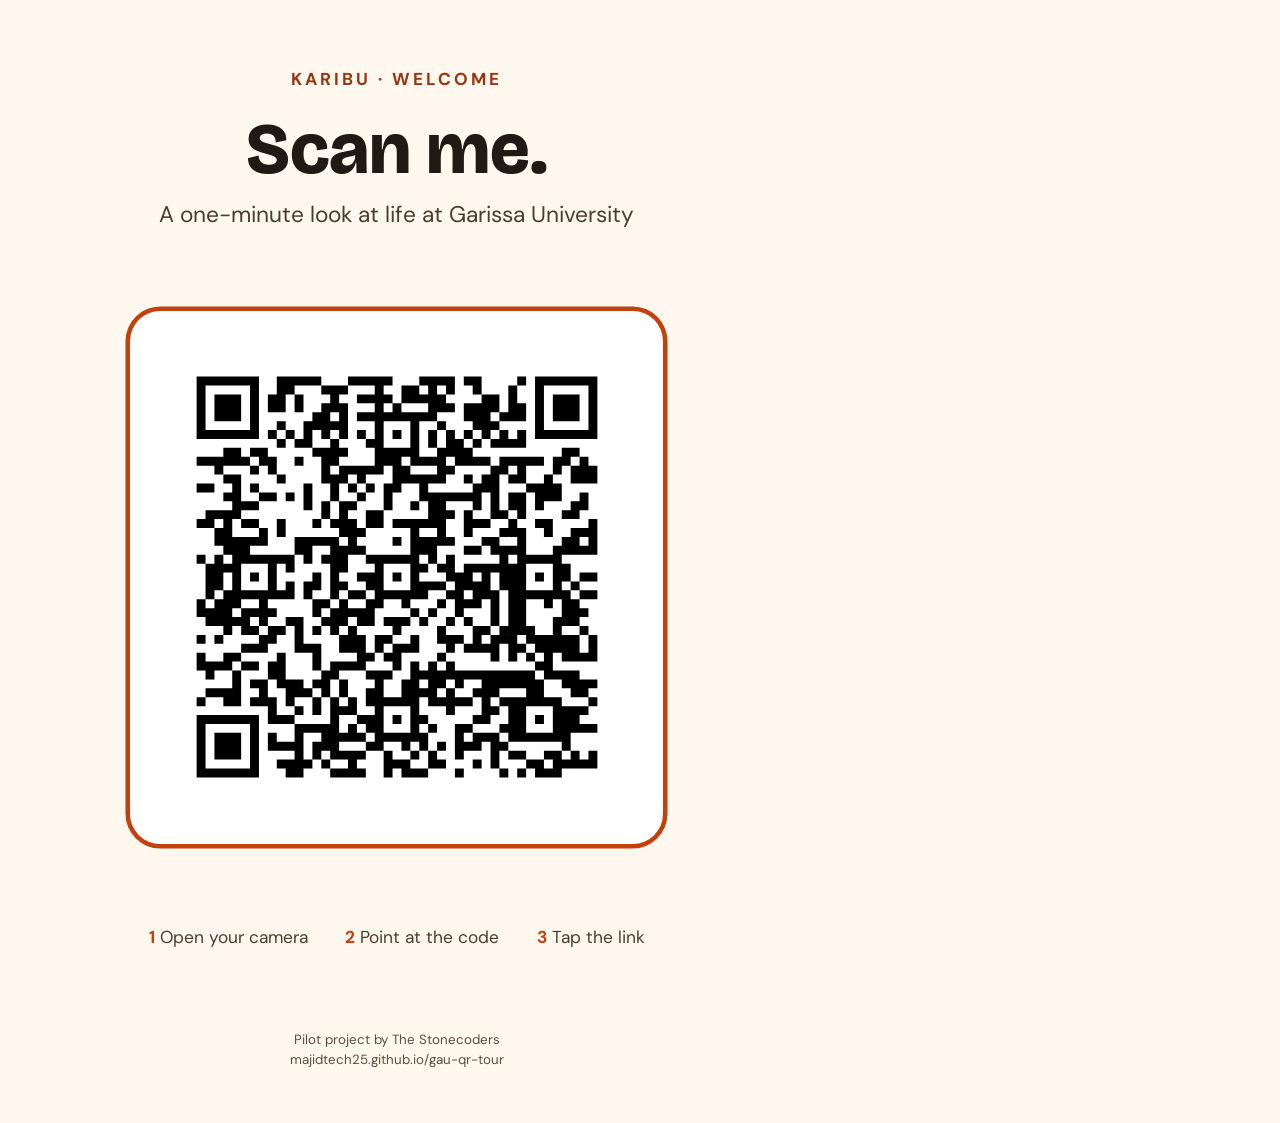
<file: pilot/sign.html>
<!doctype html>
<html lang="en">
<head>
  <meta charset="utf-8">
  <title>Pilot sign: GaU QR Tour</title>
  <!-- Source for pilot-sign.pdf. Rebuild the PDF with: python tools/make_sign.py -->
  <link href="https://fonts.googleapis.com/css2?family=Bricolage+Grotesque:wght@700;800&family=DM+Sans:wght@400;500;700&display=swap" rel="stylesheet">
  <style>
    @page { size: A4; margin: 0; }
    * { box-sizing: border-box; }
    body {
      margin: 0; width: 210mm; height: 297mm;
      background: #FFF8EE; color: #1F1A14;
      font-family: "DM Sans", Arial, sans-serif;
      display: flex; flex-direction: column; align-items: center; justify-content: space-between;
      padding: 18mm 16mm 14mm;
    }
    .top { text-align: center; }
    .eyebrow { font-weight: 700; letter-spacing: 3px; font-size: 13pt; color: #9A3412; text-transform: uppercase; }
    h1 { font-family: "Bricolage Grotesque", Arial, sans-serif; font-weight: 800; font-size: 54pt; line-height: 1; margin: 6mm 0 4mm; }
    .sub { font-size: 17pt; color: #4A3D30; margin: 0; }
    .qr-card { background: #fff; border-radius: 8mm; padding: 8mm; box-shadow: 0 0 0 1.2mm #C2410C; }
    .qr-card img { display: block; width: 125mm; height: 125mm; }
    .steps { display: flex; gap: 10mm; font-size: 13pt; color: #4A3D30; }
    .steps b { color: #C2410C; }
    .foot { text-align: center; font-size: 10pt; color: #5C4D3D; line-height: 1.5; }
  </style>
</head>
<body>
  <div class="top">
    <div class="eyebrow">Karibu · Welcome</div>
    <h1>Scan me.</h1>
    <p class="sub">A one-minute look at life at Garissa University</p>
  </div>

  <div class="qr-card"><img src="qr-pilot.svg" alt="QR code to the GaU QR Tour page"></div>

  <div class="steps">
    <span><b>1</b> Open your camera</span>
    <span><b>2</b> Point at the code</span>
    <span><b>3</b> Tap the link</span>
  </div>

  <div class="foot">
    <!-- Add the approval line once permission is given, e.g. "Approved by [office], [date]" -->
    Pilot project by The Stonecoders<br>
    majidtech25.github.io/gau-qr-tour
  </div>
</body>
</html>
</file>
